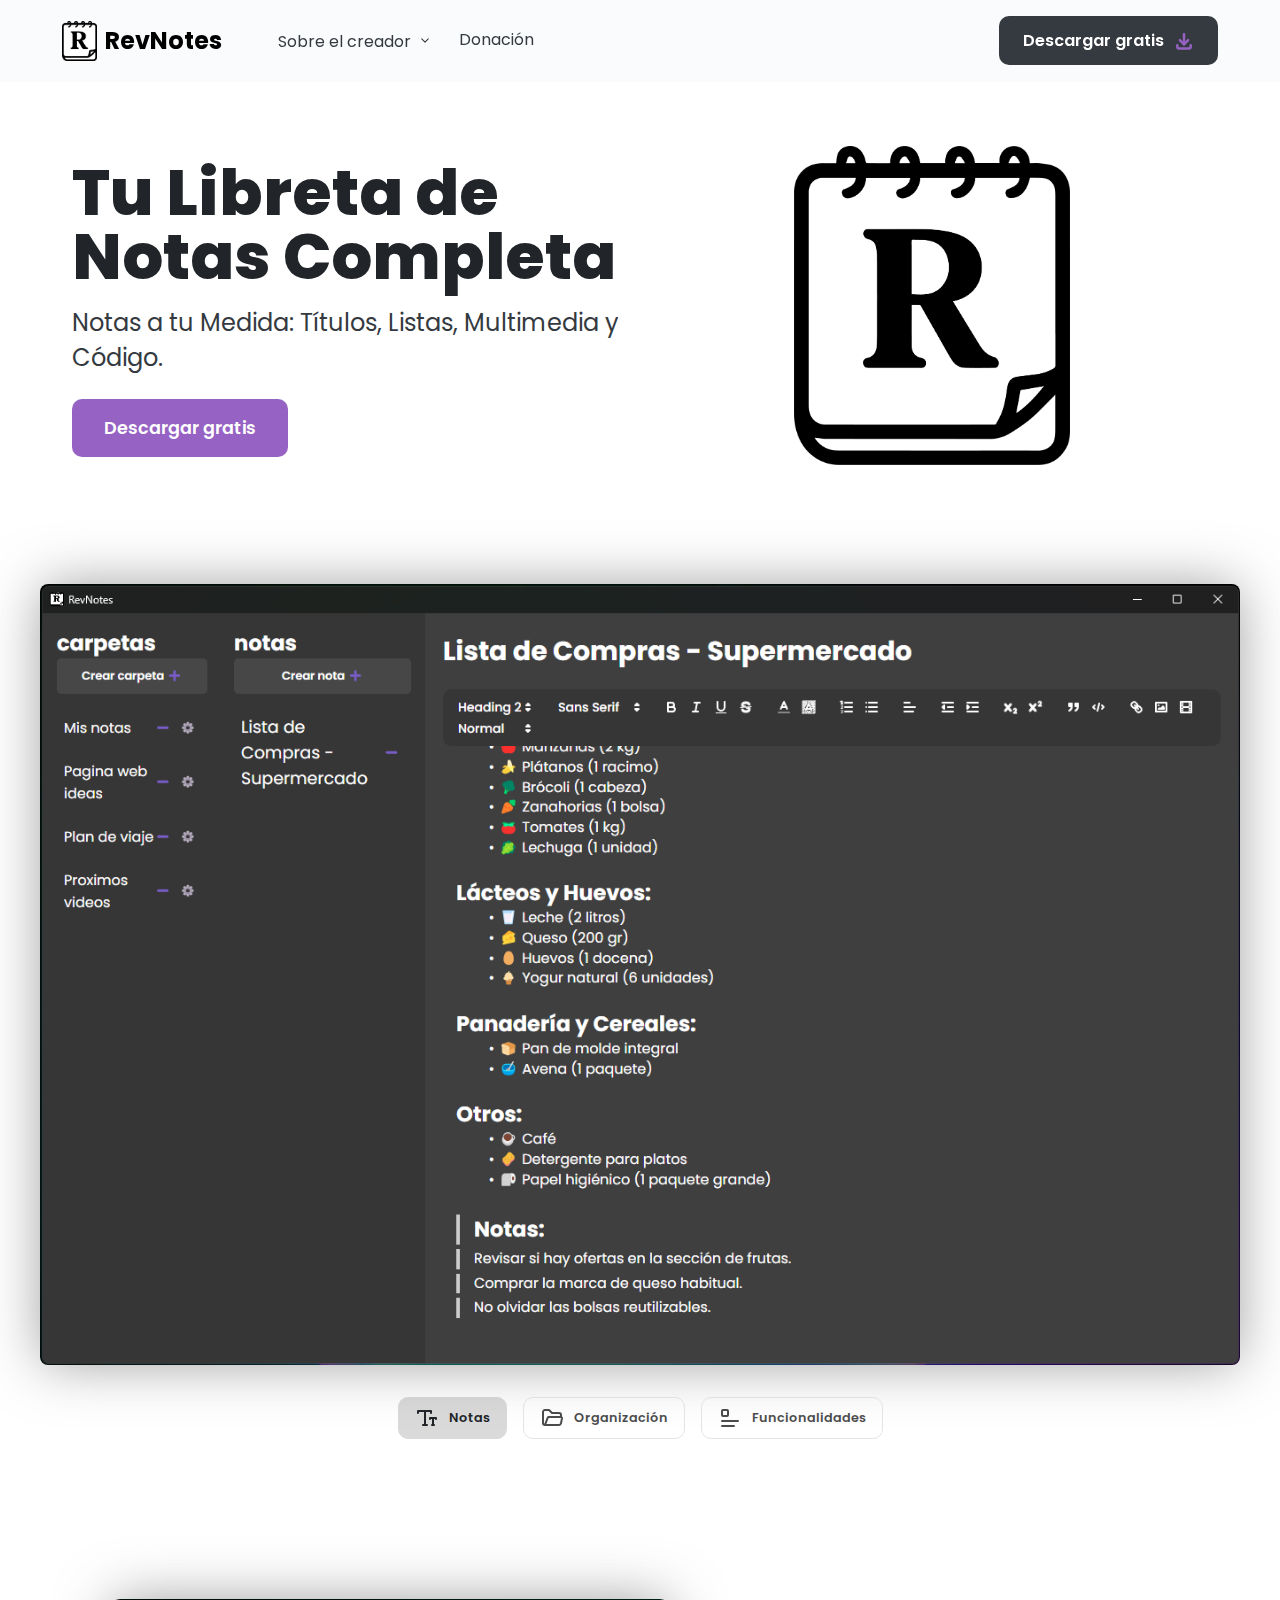
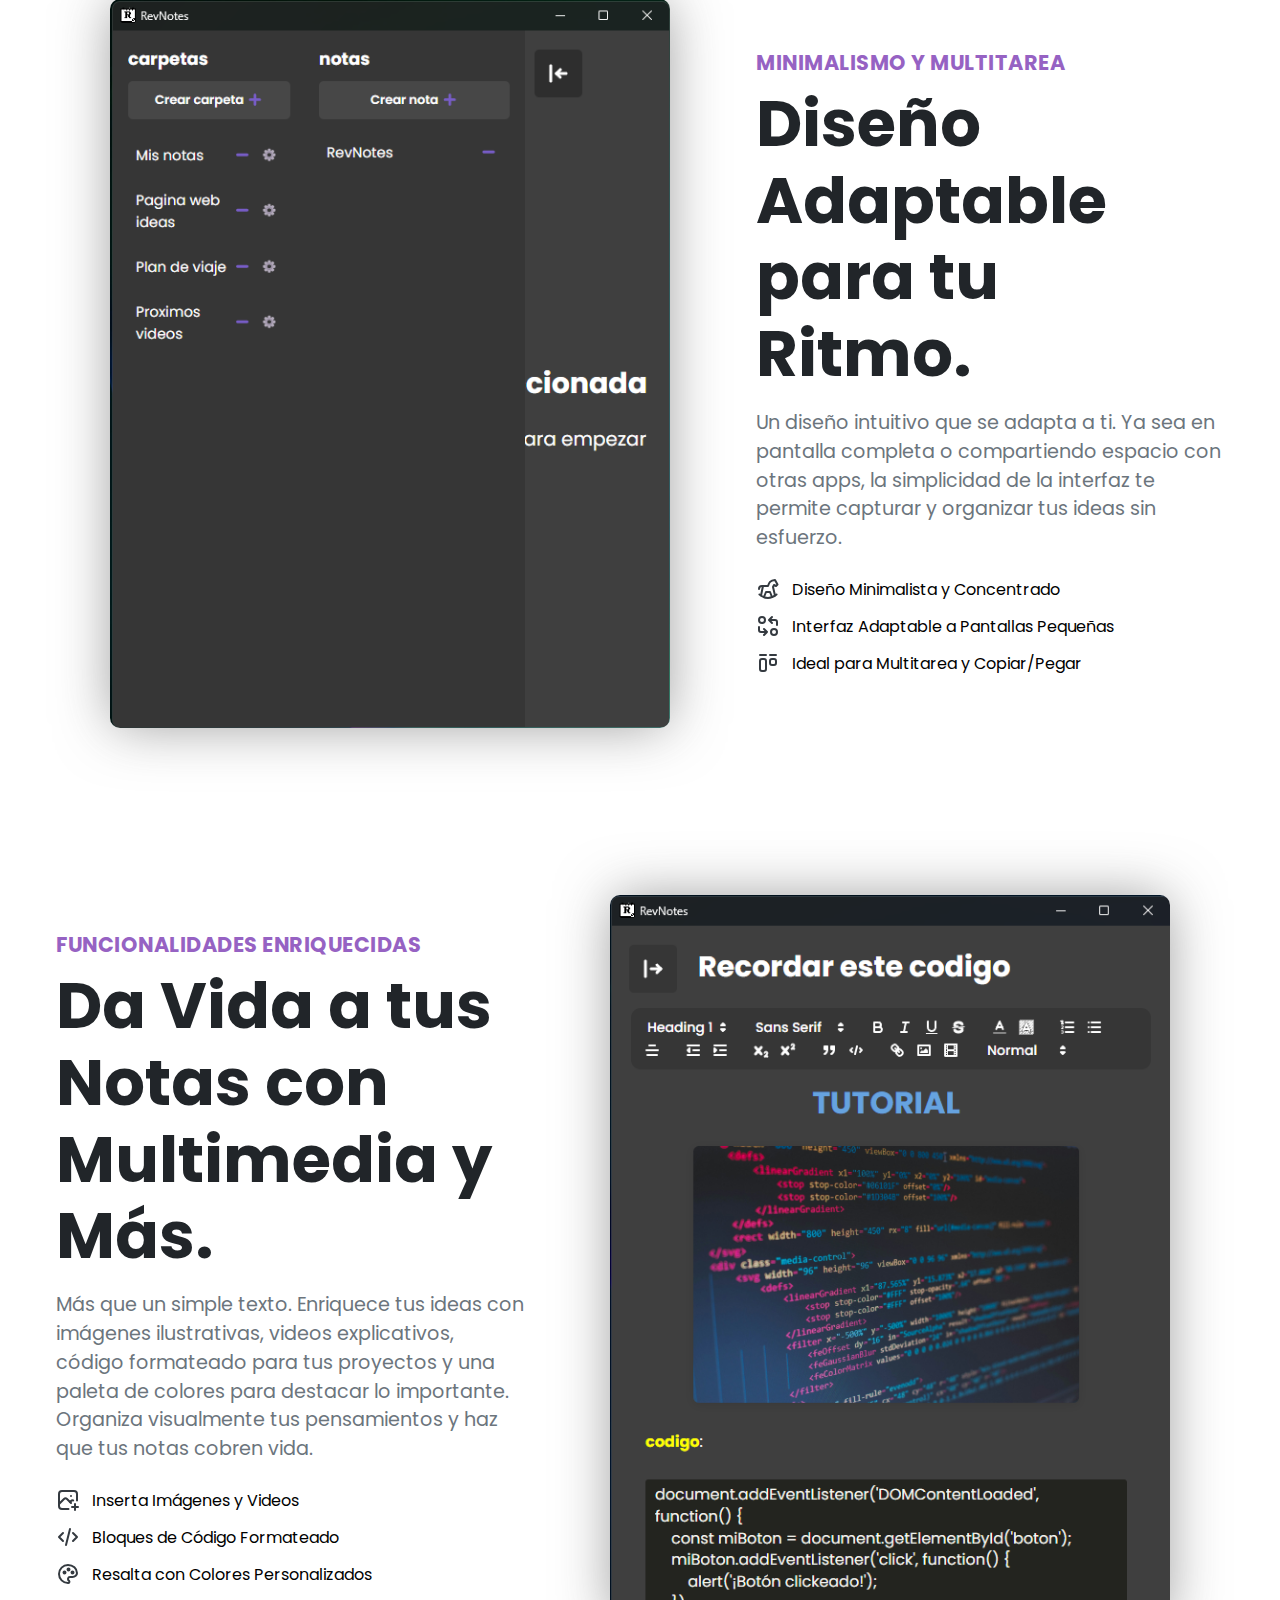
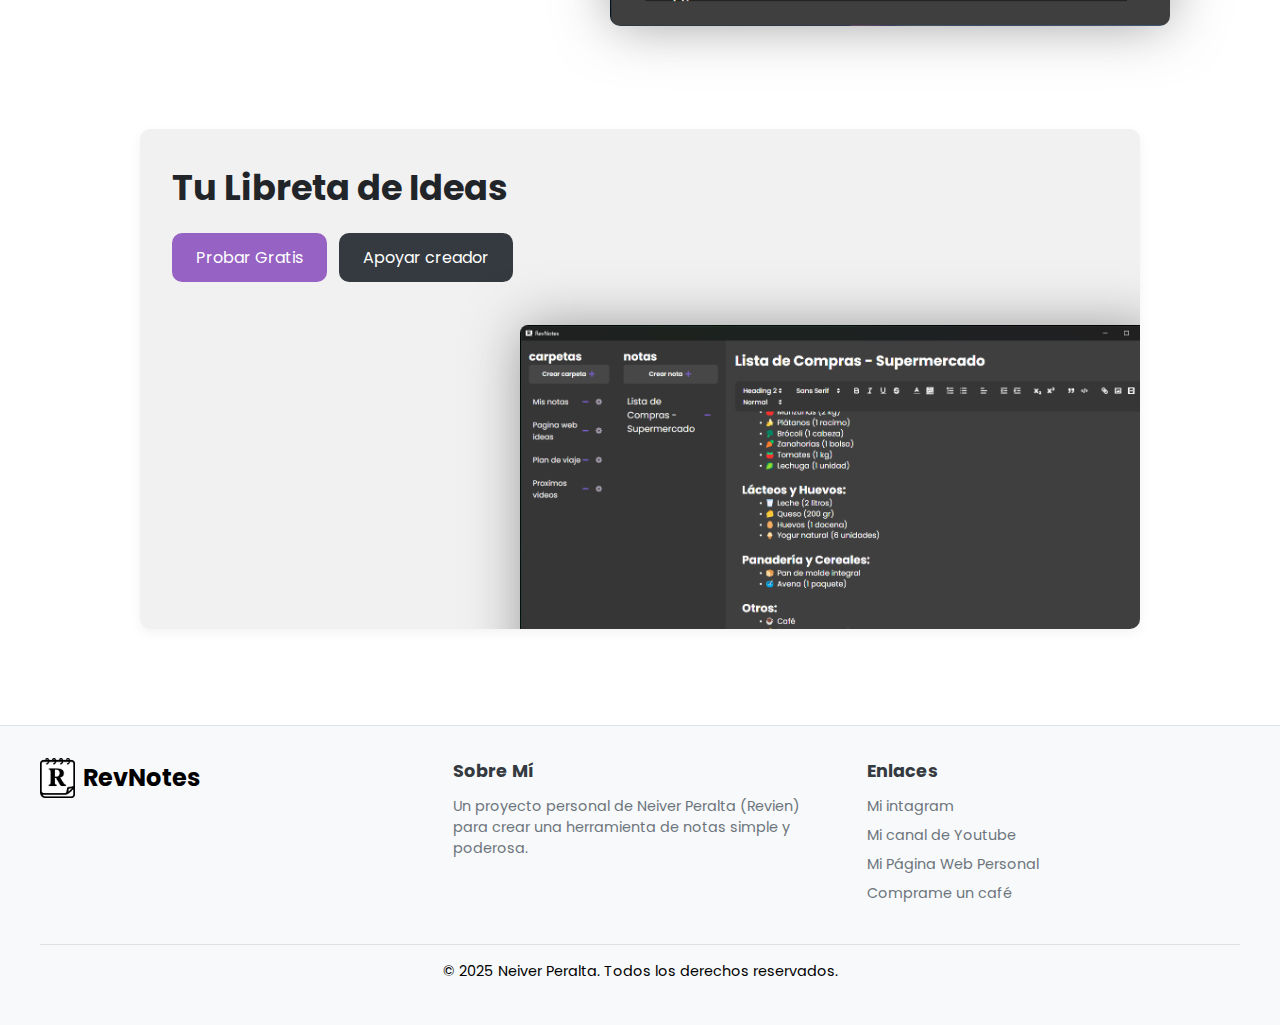
<file: index.html>
<!DOCTYPE html>
<html lang="es">
<head>
    <meta charset="UTF-8">
    <meta name="viewport" content="width=device-width, initial-scale=1.0">
    <title>RevNotes</title>
    <link rel="icon" href="./img/RevNotes-Logo_sin-fondo_.ico" type="image/x-icon">

    <meta name="description" content="Tu Libreta de Ideas es la forma más sencilla y poderosa de tomar notas, organizar tus pensamientos con carpetas, enriquecer tus textos con multimedia y código. ¡Descarga la app hoy!">
    <meta name="keywords" content="bloc de notas, notas, organizar, productividad, minimalista, multimedia, código, android, ios, windows, mac, descargar">
    <meta name="author" content="[Tu Nombre o Nombre de tu Proyecto]">
    <meta http-equiv="Cache-Control" content="no-cache, no-store, must-revalidate">
    <meta http-equiv="Pragma" content="no-cache">
    <meta http-equiv="Expires" content="0">

    <link rel="stylesheet" href="style.css">
    <link rel="preconnect" href="https://fonts.googleapis.com">
    <link rel="preconnect" href="https://fonts.gstatic.com" crossorigin>
    <link href="https://fonts.googleapis.com/css2?family=Poppins:ital,wght@0,100;0,200;0,300;0,400;0,500;0,600;0,700;0,800;0,900;1,100;1,200;1,300;1,400;1,500;1,600;1,700;1,800;1,900&display=swap" rel="stylesheet">
    
</head>
<body>
    <header>
        <nav id="nav">
            <div class="left-nav">
                <div class="logo">
                    <img src="./img/RevNotes-Logo(sin fondo).png" alt="Logo de la App">
                    <span>RevNotes</span>
                </div>
                <ul class="menu">
                    <li class="dropdown">
                        <a href="#">Sobre el creador <svg xmlns="http://www.w3.org/2000/svg" viewBox="0 0 24 24" fill="none" stroke="currentColor" stroke-linecap="round" stroke-linejoin="round" width="20" height="20" stroke-width="2">
                            <path d="M6 9l6 6l6 -6"></path>
                          </svg></a>
                          <ul class="dropdown-content">
                            <li><a target="_blank" href="https://neiverperalta.vercel.app/">Sitio web</a></li>
                            <li><a target="_blank" href="https://www.instagram.com/revienmaker?utm_source=ig_web_button_share_sheet&igsh=ZDNlZDc0MzIxNw==">Instagram</a></li>
                            <li><a target="_blank" href="https://youtube.com/@revienmaker?si=BjEQUrR9LJhIRxnA">Youtube</a></li>
                        </ul>
                    </li>
                    <li><a target="_blank" href="https://buymeacoffee.com/neiverperalta">Donación</a></li>
                </ul>
            </div>
            <div class="right-nav">
                <a href="https://github.com/RevienMaker/RevNotes-Desktop/releases/download/new/RevNotes.Setup.1.0.5.exe">
                    <button class="download-btn descarga-gratis">
                        Descargar gratis
                        <svg xmlns="http://www.w3.org/2000/svg" viewBox="0 0 24 24" fill="none" stroke="currentColor" stroke-linecap="round" stroke-linejoin="round" width="20" height="20" stroke-width="3">
                            <path d="M4 17v2a2 2 0 0 0 2 2h12a2 2 0 0 0 2 -2v-2"></path>
                            <path d="M7 11l5 5l5 -5"></path>
                            <path d="M12 4l0 12"></path>
                          </svg>
                    </button>
                </a>
            </div>
        </nav>
    </header>

    <section id="hero" class="hero">
        <div class="hero-content">
            <h1>Tu Libreta de Notas Completa</h1>
            <p>Notas a tu Medida: Títulos, Listas, Multimedia y Código.</p>
            <a href="https://github.com/RevienMaker/RevNotes-Desktop/releases/download/new/RevNotes.Setup.1.0.5.exe">
                <button class="download-btn primary">Descargar gratis</button>
            </a>
        </div>
        <div class="hero-image">
            <img src="./img/RevNotes-Logo(sin fondo).png" alt="Logo de la App">
        </div>
    </section>

    <section class="carousel-section">
        <div class="carousel-container">
            <div class="carousel">
                <img src="./img/ImagenTexto.png" alt="Captura de pantalla 1">
                <img src="./img/OrdenImagen.png" alt="Captura de pantalla 2">
                <img src="./img/FuncionesImagen.png" alt="Captura de pantalla 3">
            </div>
        </div>
            <div class="carousel-navigation">
                <button class="nav-btn" data-index="0">
                    <svg xmlns="http://www.w3.org/2000/svg" viewBox="0 0 24 24" fill="none" stroke="currentColor" stroke-linecap="round" stroke-linejoin="round" width="24" height="24" stroke-width="2">
                        <path d="M3 7v-2h13v2"></path>
                        <path d="M10 5v14"></path>
                        <path d="M12 19h-4"></path>
                        <path d="M15 13v-1h6v1"></path>
                        <path d="M18 12v7"></path>
                        <path d="M17 19h2"></path>
                      </svg>
                    <span>Notas</span>
                </button>
                <button class="nav-btn" data-index="1">
                    <svg xmlns="http://www.w3.org/2000/svg" viewBox="0 0 24 24" fill="none" stroke="currentColor" stroke-linecap="round" stroke-linejoin="round" width="24" height="24" stroke-width="2">
                        <path d="M5 19l2.757 -7.351a1 1 0 0 1 .936 -.649h12.307a1 1 0 0 1 .986 1.164l-.996 5.211a2 2 0 0 1 -1.964 1.625h-14.026a2 2 0 0 1 -2 -2v-11a2 2 0 0 1 2 -2h4l3 3h7a2 2 0 0 1 2 2v2"></path>
                      </svg>
                    <span>Organización</span>
                </button>
                <button class="nav-btn" data-index="2">
                    <svg xmlns="http://www.w3.org/2000/svg" viewBox="0 0 24 24" fill="none" stroke="currentColor" stroke-linecap="round" stroke-linejoin="round" width="24" height="24" stroke-width="2">
                        <path d="M4 15h16"></path>
                        <path d="M4 4m0 1a1 1 0 0 1 1 -1h4a1 1 0 0 1 1 1v4a1 1 0 0 1 -1 1h-4a1 1 0 0 1 -1 -1z"></path>
                        <path d="M4 20h12"></path>
                    </svg>
                    <span>Funcionalidades</span>
                </button>
            </div>
    </section>

    <section class="feature-section minimalist-section">
        <div class="feature-image">
            <img src="./img/Minimalismo.png" alt="Aplicación minimalista en un dispositivo pequeño">
        </div>
        <div class="feature-content">
            <span class="feature-tag">MINIMALISMO Y MULTITAREA</span>
            <h2 class="feature-title">Diseño Adaptable para tu Ritmo.</h2>
            <p class="feature-description">
                Un diseño intuitivo que se adapta a ti. Ya sea en pantalla completa o compartiendo espacio con otras apps, la simplicidad de la interfaz te permite capturar y organizar tus ideas sin esfuerzo.
            </p>
            <ul class="feature-list">
                <li>
                    <svg class="feature-icon" xmlns="http://www.w3.org/2000/svg" viewBox="0 0 24 24" fill="none" stroke="currentColor" stroke-linecap="round" stroke-linejoin="round" width="24" height="24" stroke-width="2">
                        <path d="M3.5 17.5c5.667 4.667 11.333 4.667 17 0"></path>
                        <path d="M19 18.5l-2 -8.5l1 -2l2 1l1.5 -1.5l-2.5 -4.5c-5.052 .218 -5.99 3.133 -7 6h-6a3 3 0 0 0 -3 3"></path>
                        <path d="M5 18.5l2 -9.5"></path>
                        <path d="M8 20l2 -5h4l2 5"></path>
                      </svg>
                    <span>Diseño Minimalista y Concentrado</span>
                </li>
                <li>
                    <svg class="feature-icon" xmlns="http://www.w3.org/2000/svg" viewBox="0 0 24 24" fill="none" stroke="currentColor" stroke-linecap="round" stroke-linejoin="round" width="24" height="24" stroke-width="2">
                        <path d="M3 6a3 3 0 1 0 6 0a3 3 0 0 0 -6 0"></path>
                        <path d="M21 11v-3a2 2 0 0 0 -2 -2h-6l3 3m0 -6l-3 3"></path>
                        <path d="M3 13v3a2 2 0 0 0 2 2h6l-3 -3m0 6l3 -3"></path>
                        <path d="M15 18a3 3 0 1 0 6 0a3 3 0 0 0 -6 0"></path>
                      </svg>
                    <span>Interfaz Adaptable a Pantallas Pequeñas</span>
                </li>
                <li>
                    <svg class="feature-icon" xmlns="http://www.w3.org/2000/svg" viewBox="0 0 24 24" fill="none" stroke="currentColor" stroke-linecap="round" stroke-linejoin="round" width="24" height="24" stroke-width="2">
                        <path d="M4 4l6 0"></path>
                        <path d="M14 4l6 0"></path>
                        <path d="M4 8m0 2a2 2 0 0 1 2 -2h2a2 2 0 0 1 2 2v8a2 2 0 0 1 -2 2h-2a2 2 0 0 1 -2 -2z"></path>
                        <path d="M14 8m0 2a2 2 0 0 1 2 -2h2a2 2 0 0 1 2 2v2a2 2 0 0 1 -2 2h-2a2 2 0 0 1 -2 -2z"></path>
                      </svg>
                    <span>Ideal para Multitarea y Copiar/Pegar</span>
                </li>
            </ul>
        </div>
    </section>

    <section class="feature-section rich-features-section">
        <div class="feature-content">
            <span class="feature-tag">FUNCIONALIDADES ENRIQUECIDAS</span>
            <h2 class="feature-title">Da Vida a tus Notas con Multimedia y Más.</h2>
            <p class="feature-description">
                Más que un simple texto. Enriquece tus ideas con imágenes ilustrativas, videos explicativos, código formateado para tus proyectos y una paleta de colores para destacar lo importante. Organiza visualmente tus pensamientos y haz que tus notas cobren vida.
            </p>
            <ul class="feature-list">
                <li>
                    <svg class="feature-icon" xmlns="http://www.w3.org/2000/svg" viewBox="0 0 24 24" fill="none" stroke="currentColor" stroke-linecap="round" stroke-linejoin="round" width="24" height="24" stroke-width="2">
                        <path d="M15 8h.01"></path>
                        <path d="M12.5 21h-6.5a3 3 0 0 1 -3 -3v-12a3 3 0 0 1 3 -3h12a3 3 0 0 1 3 3v6.5"></path>
                        <path d="M3 16l5 -5c.928 -.893 2.072 -.893 3 0l4 4"></path>
                        <path d="M14 14l1 -1c.67 -.644 1.45 -.824 2.182 -.54"></path>
                        <path d="M16 19h6"></path>
                        <path d="M19 16v6"></path>
                      </svg>
                    <span>Inserta Imágenes y Videos</span>
                </li>
                <li>
                    <svg class="feature-icon" xmlns="http://www.w3.org/2000/svg" viewBox="0 0 24 24" fill="none" stroke="currentColor" stroke-linecap="round" stroke-linejoin="round" width="24" height="24" stroke-width="2">
                        <path d="M7 8l-4 4l4 4"></path>
                        <path d="M17 8l4 4l-4 4"></path>
                        <path d="M14 4l-4 16"></path>
                      </svg>
                    <span>Bloques de Código Formateado</span>
                </li>
                <li>
                    <svg class="feature-icon" xmlns="http://www.w3.org/2000/svg" viewBox="0 0 24 24" fill="none" stroke="currentColor" stroke-linecap="round" stroke-linejoin="round" width="24" height="24" stroke-width="2">
                        <path d="M12 21a9 9 0 0 1 0 -18c4.97 0 9 3.582 9 8c0 1.06 -.474 2.078 -1.318 2.828c-.844 .75 -1.989 1.172 -3.182 1.172h-2.5a2 2 0 0 0 -1 3.75a1.3 1.3 0 0 1 -1 2.25"></path>
                        <path d="M8.5 10.5m-1 0a1 1 0 1 0 2 0a1 1 0 1 0 -2 0"></path>
                        <path d="M12.5 7.5m-1 0a1 1 0 1 0 2 0a1 1 0 1 0 -2 0"></path>
                        <path d="M16.5 10.5m-1 0a1 1 0 1 0 2 0a1 1 0 1 0 -2 0"></path>
                      </svg>
                    <span>Resalta con Colores Personalizados</span>
                </li>
            </ul>
        </div>
        <div class="feature-image">
            <img src="./img/Codigo.png" alt="Aplicación mostrando imágenes, código y texto con colores">
        </div>
    </section>

    <section class="get-started-single image-bottom-left">
        <div class="app-info">
            <h3>Tu Libreta de Ideas</h3>
            <div class="buttons">
                <button class="try-free-btn"><a href="https://github.com/RevienMaker/RevNotes-Desktop/releases/download/new/RevNotes.Setup.1.0.5.exe">Probar Gratis</a></button>
                <button class="download-btn apoyo">
                    <a target="_blank" href="https://buymeacoffee.com/neiverperalta">Apoyar creador</a>
                    
                </button>
            </div>
        </div>
        <div class="app-image">
            <img src="./img/ImagenTexto.png" alt="Captura de pantalla de la app en PC">
        </div>
    </section>

    <footer>
        <div class="footer-content">
            <div class="footer-section social">
                <a href="#hero">
                    <div class="logo">
                        <img src="./img/RevNotes-Logo(sin fondo).png" alt="Logo de la App">
                        <span>RevNotes</span>
                    </div>
                </a>
            </div>
            <div class="footer-section about-me">
                <h3>Sobre Mí</h3>
                <p>Un proyecto personal de Neiver Peralta (Revien) para crear una herramienta de notas simple y poderosa.</p>
            </div>
            <div class="footer-section links">
                <h3>Enlaces</h3>
                <ul>
                    <li><a target="_blank" href="https://www.instagram.com/revienmaker?utm_source=ig_web_button_share_sheet&igsh=ZDNlZDc0MzIxNw==">Mi intagram</a></li>
                    <li><a target="_blank" href="https://youtube.com/@revienmaker?si=BjEQUrR9LJhIRxnA">Mi canal de Youtube</a></li>
                    <li><a target="_blank" href="https://neiverperalta.vercel.app/" target="_blank" rel="noopener noreferrer">Mi Página Web Personal</a></li>
                    <li><a target="_blank" href="https://buymeacoffee.com/neiverperalta" target="_blank" rel="noopener noreferrer">Comprame un café</a></li>
                </ul>
            </div>
        </div>
        <div class="footer-bottom">
            <p>&copy; 2025 Neiver Peralta. Todos los derechos reservados.</p>
        </div>
    </footer>

</body>
    <script>
        const carousel = document.querySelector('.carousel');
        const navButtons = document.querySelectorAll('.nav-btn');
        const images = document.querySelectorAll('.carousel img');
        let currentIndex = 0;
        const intervalTime = 4000; // Intervalo en milisegundos (4 segundos)
        let intervalId;

        function goToSlide(index) {
            carousel.style.transform = `translateX(-${index * 100}%)`;
            currentIndex = index;
            updateNavButtons(); // Llamamos a la función para actualizar el estado de los botones
        }

        function updateNavButtons() {
            navButtons.forEach((button, index) => {
                button.classList.remove('active'); // Removemos la clase 'active' de todos los botones
                if (index === currentIndex) {
                    button.classList.add('active'); // Añadimos la clase 'active' al botón correspondiente al slide actual
                }
            });
        }

        function nextSlide() {
            currentIndex = (currentIndex + 1) % images.length;
            goToSlide(currentIndex);
        }

        function startCarousel() {
            intervalId = setInterval(nextSlide, intervalTime);
        }

        function stopCarousel() {
            clearInterval(intervalId);
        }

        navButtons.forEach(button => {
            button.addEventListener('click', () => {
                const index = parseInt(button.getAttribute('data-index'));
                goToSlide(index);
                stopCarousel();
                startCarousel();
            });
        });

        // Inicializar el primer slide como activo
        updateNavButtons();
        startCarousel();

        // Navegacion----------------------------------------------------------------------------------------------------

        const headerNav = document.getElementById('nav');

        function checkScroll() {
            if (window.scrollY > 0) {
                headerNav.style.borderBottomColor = '#dbd7d7'; /* Color del borde cuando se hace scroll */
            } else {
                headerNav.style.borderBottomColor = 'transparent'; /* Borde transparente en la parte superior */
            }
        }

        // Ejecutar la función al cargar la página por si ya hay un poco de scroll
        checkScroll();

        // Ejecutar la función cada vez que se haga scroll
        window.addEventListener('scroll', checkScroll);
    </script>
</html>
</file>
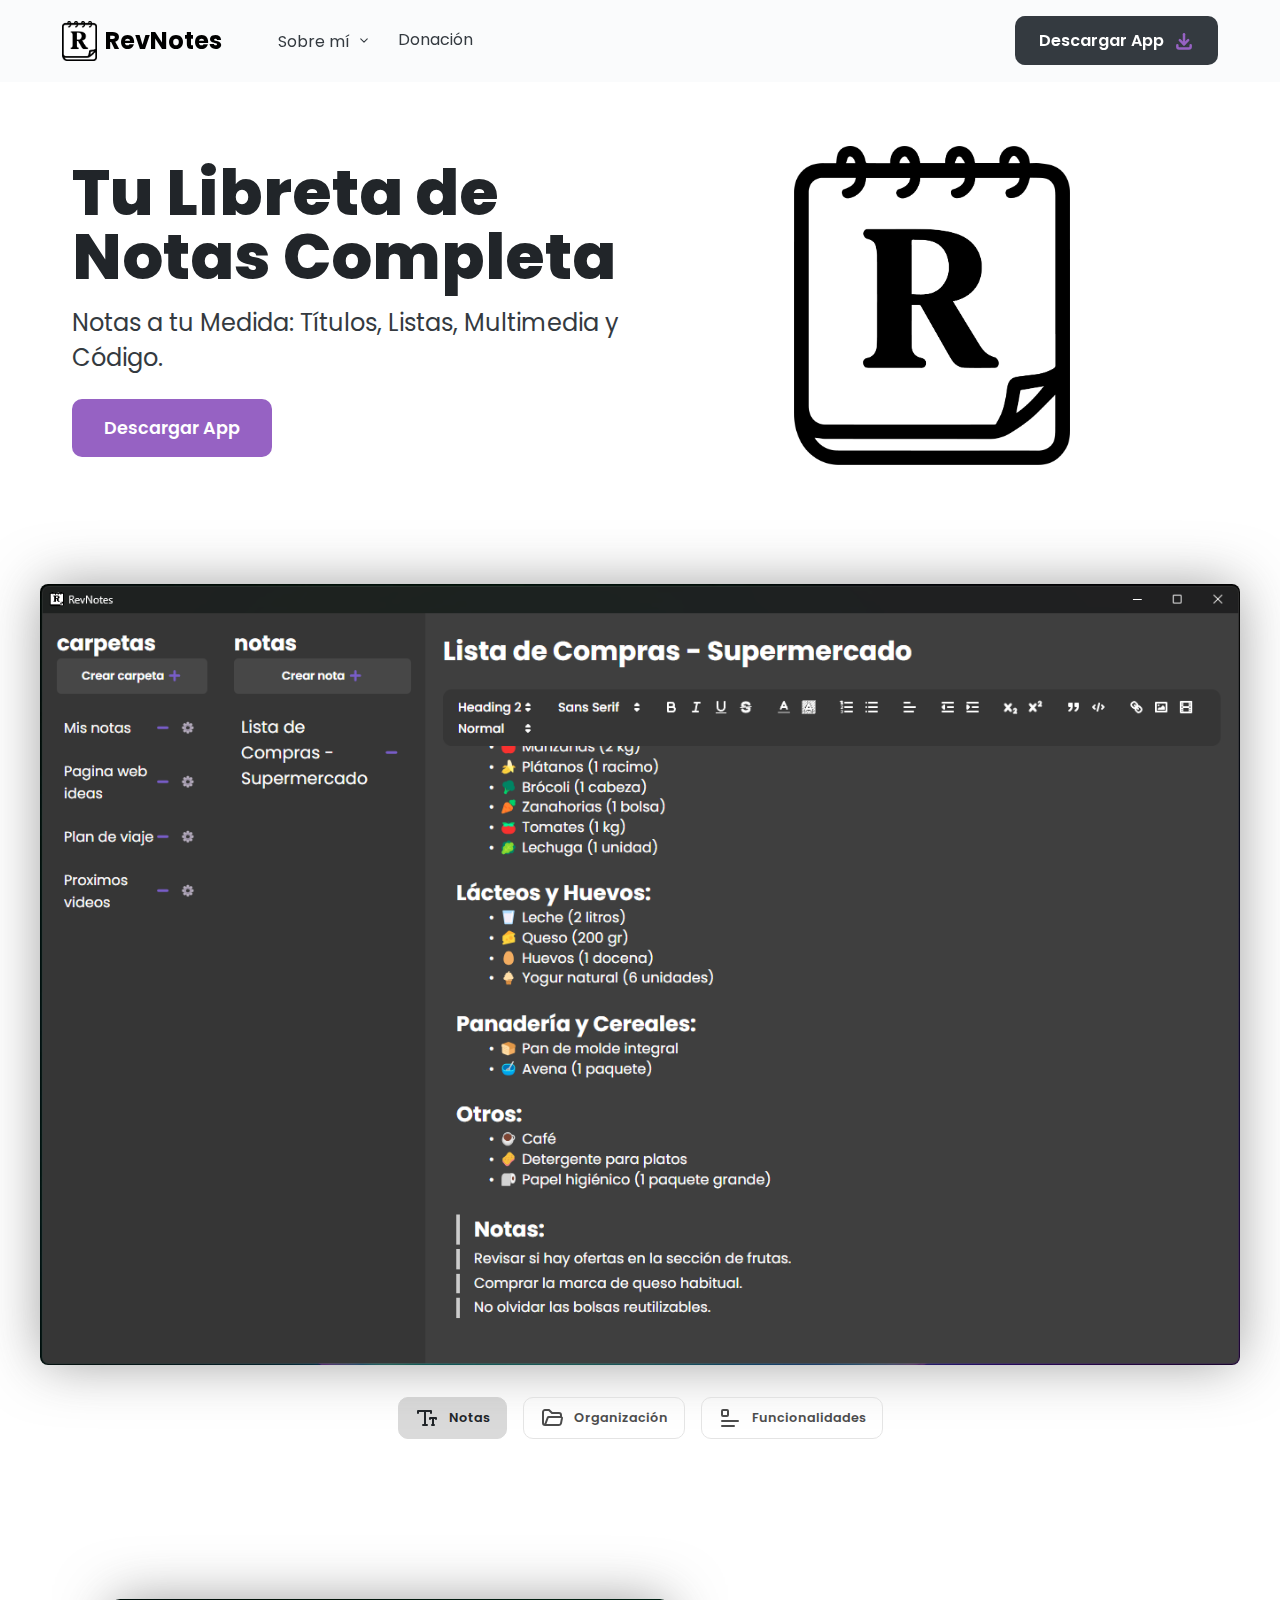
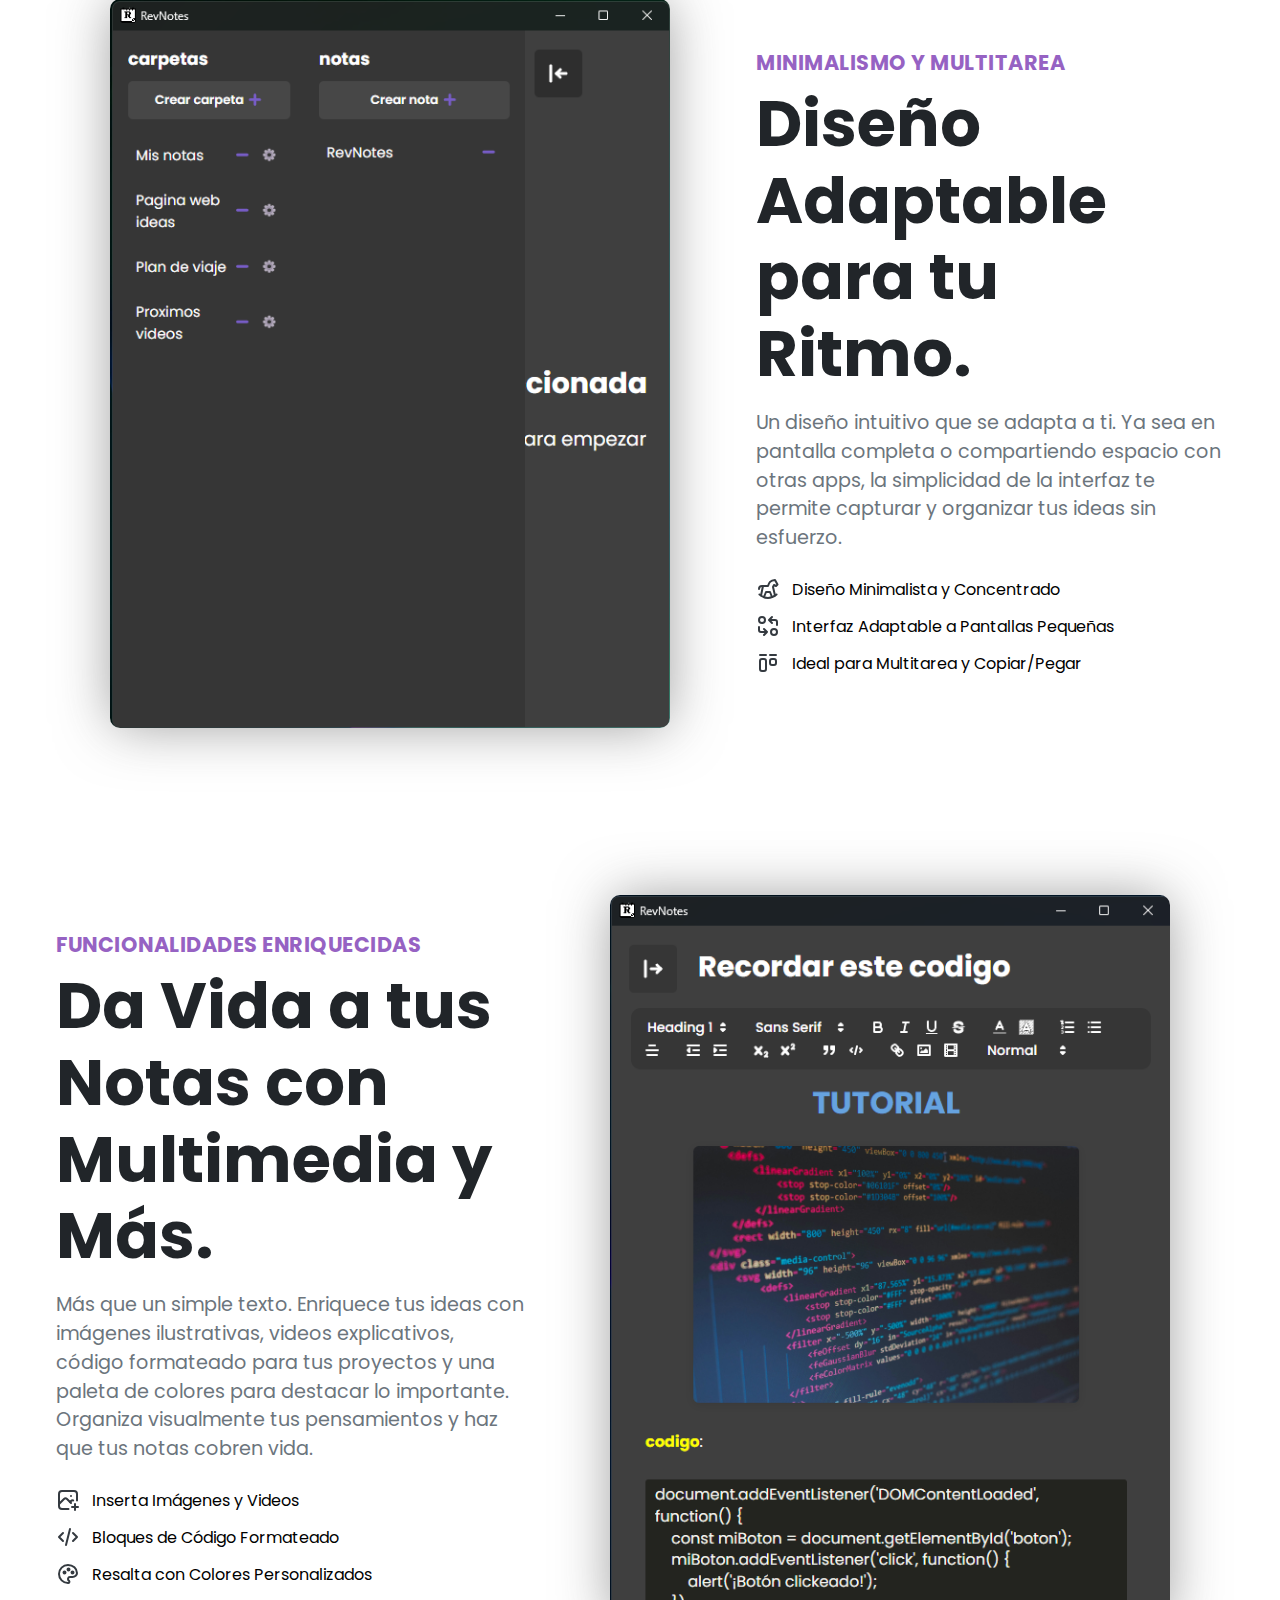
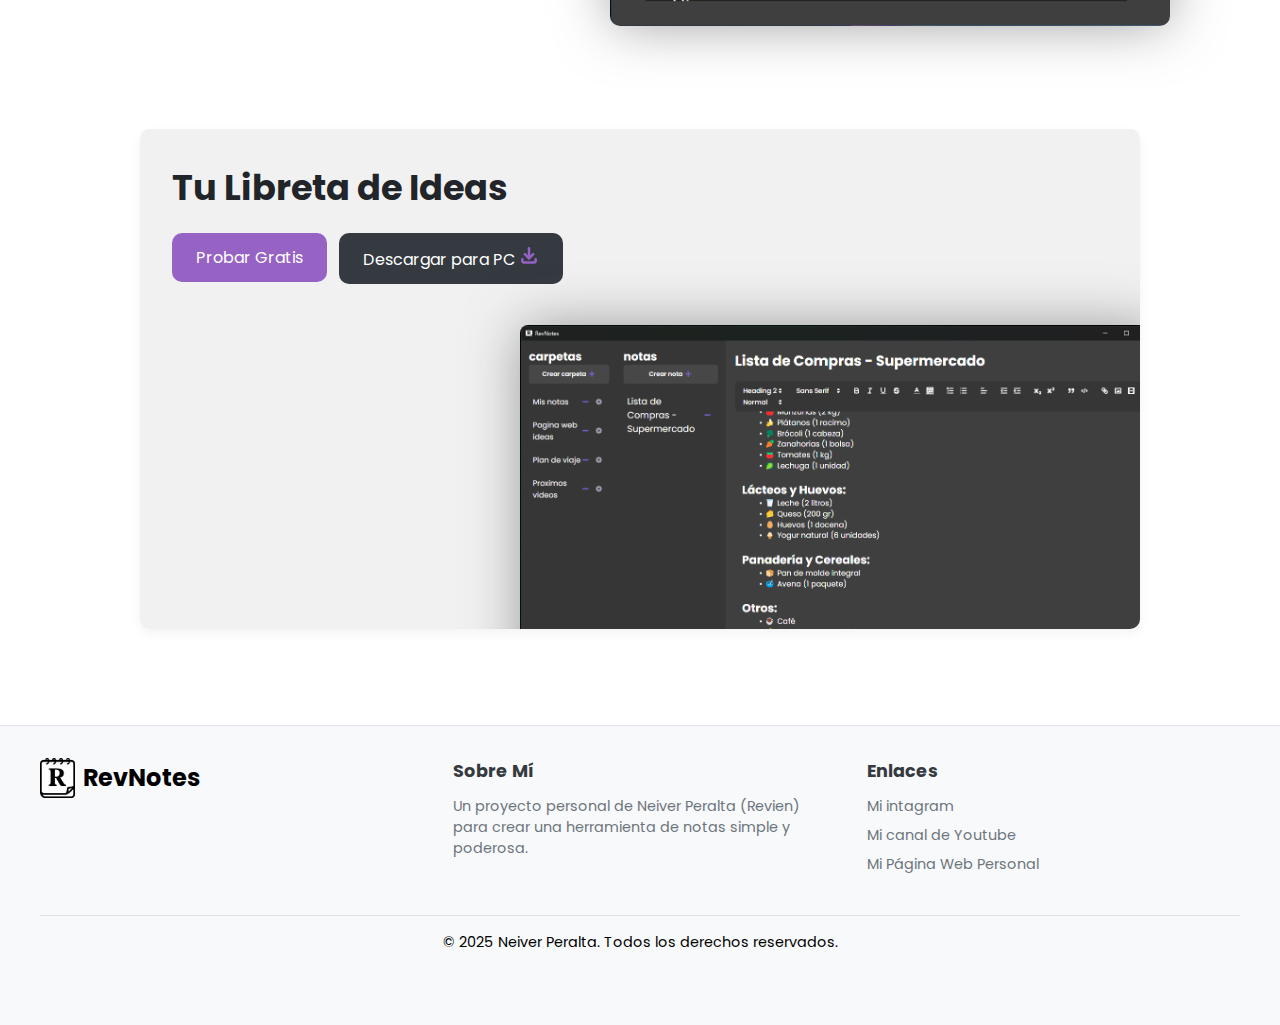
<file: html.html>
<!DOCTYPE html>
<html lang="es">
<head>
    <meta charset="UTF-8">
    <meta name="viewport" content="width=device-width, initial-scale=1.0">
    <title>RevNotes</title>
    <link rel="stylesheet" href="style.css">
    <link rel="preconnect" href="https://fonts.googleapis.com">
    <link rel="preconnect" href="https://fonts.gstatic.com" crossorigin>
    <link href="https://fonts.googleapis.com/css2?family=Poppins:ital,wght@0,100;0,200;0,300;0,400;0,500;0,600;0,700;0,800;0,900;1,100;1,200;1,300;1,400;1,500;1,600;1,700;1,800;1,900&display=swap" rel="stylesheet">
    
</head>
<body>
    <header>
        <nav id="nav">
            <div class="left-nav">
                <div class="logo">
                    <img src="./img/RevNotes-Logo(sin fondo).png" alt="Logo de la App">
                    <span>RevNotes</span>
                </div>
                <ul class="menu">
                    <li class="dropdown">
                        <a href="#">Sobre mí <svg xmlns="http://www.w3.org/2000/svg" viewBox="0 0 24 24" fill="none" stroke="currentColor" stroke-linecap="round" stroke-linejoin="round" width="20" height="20" stroke-width="2">
                            <path d="M6 9l6 6l6 -6"></path>
                          </svg></a>
                          <ul class="dropdown-content">
                            <li><a href="https://neiverperalta.vercel.app/">Sitio web</a></li>
                            <li><a href="https://www.instagram.com/revienmaker?utm_source=ig_web_button_share_sheet&igsh=ZDNlZDc0MzIxNw==">Instagram</a></li>
                            <li><a href="https://youtube.com/@revienmaker?si=BjEQUrR9LJhIRxnA">Youtube</a></li>
                        </ul>
                    </li>
                    <li><a href="#">Donación</a></li>
                </ul>
            </div>
            <div class="right-nav">
                <a href="https://github.com/RevienMaker/RevNotes-Desktop/releases/download/new/RevNotes.Setup.1.0.0.exe">
                    <button class="download-btn">
                        Descargar App
                        <svg xmlns="http://www.w3.org/2000/svg" viewBox="0 0 24 24" fill="none" stroke="currentColor" stroke-linecap="round" stroke-linejoin="round" width="20" height="20" stroke-width="3">
                            <path d="M4 17v2a2 2 0 0 0 2 2h12a2 2 0 0 0 2 -2v-2"></path>
                            <path d="M7 11l5 5l5 -5"></path>
                            <path d="M12 4l0 12"></path>
                          </svg>
                    </button>
                </a>
            </div>
        </nav>
    </header>

    <section id="hero" class="hero">
        <div class="hero-content">
            <h1>Tu Libreta de Notas Completa</h1>
            <p>Notas a tu Medida: Títulos, Listas, Multimedia y Código.</p>
            <a href="https://github.com/RevienMaker/RevNotes-Desktop/releases/download/new/RevNotes.Setup.1.0.0.exe">
                <button class="download-btn primary">Descargar App</button>
            </a>
        </div>
        <div class="hero-image">
            <img src="./img/RevNotes-Logo(sin fondo).png" alt="Logo de la App">
        </div>
    </section>

    <section class="carousel-section">
        <div class="carousel-container">
            <div class="carousel">
                <img src="./img/ImagenTexto.png" alt="Captura de pantalla 1">
                <img src="./img/OrdenImagen.png" alt="Captura de pantalla 2">
                <img src="./img/FuncionesImagen.png" alt="Captura de pantalla 3">
            </div>
        </div>
            <div class="carousel-navigation">
                <button class="nav-btn" data-index="0">
                    <svg xmlns="http://www.w3.org/2000/svg" viewBox="0 0 24 24" fill="none" stroke="currentColor" stroke-linecap="round" stroke-linejoin="round" width="24" height="24" stroke-width="2">
                        <path d="M3 7v-2h13v2"></path>
                        <path d="M10 5v14"></path>
                        <path d="M12 19h-4"></path>
                        <path d="M15 13v-1h6v1"></path>
                        <path d="M18 12v7"></path>
                        <path d="M17 19h2"></path>
                      </svg>
                    <span>Notas</span>
                </button>
                <button class="nav-btn" data-index="1">
                    <svg xmlns="http://www.w3.org/2000/svg" viewBox="0 0 24 24" fill="none" stroke="currentColor" stroke-linecap="round" stroke-linejoin="round" width="24" height="24" stroke-width="2">
                        <path d="M5 19l2.757 -7.351a1 1 0 0 1 .936 -.649h12.307a1 1 0 0 1 .986 1.164l-.996 5.211a2 2 0 0 1 -1.964 1.625h-14.026a2 2 0 0 1 -2 -2v-11a2 2 0 0 1 2 -2h4l3 3h7a2 2 0 0 1 2 2v2"></path>
                      </svg>
                    <span>Organización</span>
                </button>
                <button class="nav-btn" data-index="2">
                    <svg xmlns="http://www.w3.org/2000/svg" viewBox="0 0 24 24" fill="none" stroke="currentColor" stroke-linecap="round" stroke-linejoin="round" width="24" height="24" stroke-width="2">
                        <path d="M4 15h16"></path>
                        <path d="M4 4m0 1a1 1 0 0 1 1 -1h4a1 1 0 0 1 1 1v4a1 1 0 0 1 -1 1h-4a1 1 0 0 1 -1 -1z"></path>
                        <path d="M4 20h12"></path>
                    </svg>
                    <span>Funcionalidades</span>
                </button>
            </div>
    </section>

    <section class="feature-section minimalist-section">
        <div class="feature-image">
            <img src="./img/Minimalismo.png" alt="Aplicación minimalista en un dispositivo pequeño">
        </div>
        <div class="feature-content">
            <span class="feature-tag">MINIMALISMO Y MULTITAREA</span>
            <h2 class="feature-title">Diseño Adaptable para tu Ritmo.</h2>
            <p class="feature-description">
                Un diseño intuitivo que se adapta a ti. Ya sea en pantalla completa o compartiendo espacio con otras apps, la simplicidad de la interfaz te permite capturar y organizar tus ideas sin esfuerzo.
            </p>
            <ul class="feature-list">
                <li>
                    <svg class="feature-icon" xmlns="http://www.w3.org/2000/svg" viewBox="0 0 24 24" fill="none" stroke="currentColor" stroke-linecap="round" stroke-linejoin="round" width="24" height="24" stroke-width="2">
                        <path d="M3.5 17.5c5.667 4.667 11.333 4.667 17 0"></path>
                        <path d="M19 18.5l-2 -8.5l1 -2l2 1l1.5 -1.5l-2.5 -4.5c-5.052 .218 -5.99 3.133 -7 6h-6a3 3 0 0 0 -3 3"></path>
                        <path d="M5 18.5l2 -9.5"></path>
                        <path d="M8 20l2 -5h4l2 5"></path>
                      </svg>
                    <span>Diseño Minimalista y Concentrado</span>
                </li>
                <li>
                    <svg class="feature-icon" xmlns="http://www.w3.org/2000/svg" viewBox="0 0 24 24" fill="none" stroke="currentColor" stroke-linecap="round" stroke-linejoin="round" width="24" height="24" stroke-width="2">
                        <path d="M3 6a3 3 0 1 0 6 0a3 3 0 0 0 -6 0"></path>
                        <path d="M21 11v-3a2 2 0 0 0 -2 -2h-6l3 3m0 -6l-3 3"></path>
                        <path d="M3 13v3a2 2 0 0 0 2 2h6l-3 -3m0 6l3 -3"></path>
                        <path d="M15 18a3 3 0 1 0 6 0a3 3 0 0 0 -6 0"></path>
                      </svg>
                    <span>Interfaz Adaptable a Pantallas Pequeñas</span>
                </li>
                <li>
                    <svg class="feature-icon" xmlns="http://www.w3.org/2000/svg" viewBox="0 0 24 24" fill="none" stroke="currentColor" stroke-linecap="round" stroke-linejoin="round" width="24" height="24" stroke-width="2">
                        <path d="M4 4l6 0"></path>
                        <path d="M14 4l6 0"></path>
                        <path d="M4 8m0 2a2 2 0 0 1 2 -2h2a2 2 0 0 1 2 2v8a2 2 0 0 1 -2 2h-2a2 2 0 0 1 -2 -2z"></path>
                        <path d="M14 8m0 2a2 2 0 0 1 2 -2h2a2 2 0 0 1 2 2v2a2 2 0 0 1 -2 2h-2a2 2 0 0 1 -2 -2z"></path>
                      </svg>
                    <span>Ideal para Multitarea y Copiar/Pegar</span>
                </li>
            </ul>
        </div>
    </section>

    <section class="feature-section rich-features-section">
        <div class="feature-content">
            <span class="feature-tag">FUNCIONALIDADES ENRIQUECIDAS</span>
            <h2 class="feature-title">Da Vida a tus Notas con Multimedia y Más.</h2>
            <p class="feature-description">
                Más que un simple texto. Enriquece tus ideas con imágenes ilustrativas, videos explicativos, código formateado para tus proyectos y una paleta de colores para destacar lo importante. Organiza visualmente tus pensamientos y haz que tus notas cobren vida.
            </p>
            <ul class="feature-list">
                <li>
                    <svg class="feature-icon" xmlns="http://www.w3.org/2000/svg" viewBox="0 0 24 24" fill="none" stroke="currentColor" stroke-linecap="round" stroke-linejoin="round" width="24" height="24" stroke-width="2">
                        <path d="M15 8h.01"></path>
                        <path d="M12.5 21h-6.5a3 3 0 0 1 -3 -3v-12a3 3 0 0 1 3 -3h12a3 3 0 0 1 3 3v6.5"></path>
                        <path d="M3 16l5 -5c.928 -.893 2.072 -.893 3 0l4 4"></path>
                        <path d="M14 14l1 -1c.67 -.644 1.45 -.824 2.182 -.54"></path>
                        <path d="M16 19h6"></path>
                        <path d="M19 16v6"></path>
                      </svg>
                    <span>Inserta Imágenes y Videos</span>
                </li>
                <li>
                    <svg class="feature-icon" xmlns="http://www.w3.org/2000/svg" viewBox="0 0 24 24" fill="none" stroke="currentColor" stroke-linecap="round" stroke-linejoin="round" width="24" height="24" stroke-width="2">
                        <path d="M7 8l-4 4l4 4"></path>
                        <path d="M17 8l4 4l-4 4"></path>
                        <path d="M14 4l-4 16"></path>
                      </svg>
                    <span>Bloques de Código Formateado</span>
                </li>
                <li>
                    <svg class="feature-icon" xmlns="http://www.w3.org/2000/svg" viewBox="0 0 24 24" fill="none" stroke="currentColor" stroke-linecap="round" stroke-linejoin="round" width="24" height="24" stroke-width="2">
                        <path d="M12 21a9 9 0 0 1 0 -18c4.97 0 9 3.582 9 8c0 1.06 -.474 2.078 -1.318 2.828c-.844 .75 -1.989 1.172 -3.182 1.172h-2.5a2 2 0 0 0 -1 3.75a1.3 1.3 0 0 1 -1 2.25"></path>
                        <path d="M8.5 10.5m-1 0a1 1 0 1 0 2 0a1 1 0 1 0 -2 0"></path>
                        <path d="M12.5 7.5m-1 0a1 1 0 1 0 2 0a1 1 0 1 0 -2 0"></path>
                        <path d="M16.5 10.5m-1 0a1 1 0 1 0 2 0a1 1 0 1 0 -2 0"></path>
                      </svg>
                    <span>Resalta con Colores Personalizados</span>
                </li>
            </ul>
        </div>
        <div class="feature-image">
            <img src="./img/Codigo.png" alt="Aplicación mostrando imágenes, código y texto con colores">
        </div>
    </section>

    <section class="get-started-single image-bottom-left">
        <div class="app-info">
            <h3>Tu Libreta de Ideas</h3>
            <div class="buttons">
                <button class="try-free-btn"><a href="#hero">Probar Gratis</a></button>
                <button class="download-btn">
                    <a href="https://github.com/RevienMaker/RevNotes-Desktop/releases/download/new/RevNotes.Setup.1.0.0.exe">Descargar para PC
                    <svg xmlns="http://www.w3.org/2000/svg" viewBox="0 0 24 24" fill="none" stroke="currentColor" stroke-linecap="round" stroke-linejoin="round" width="20" height="20" stroke-width="3">
                        <path d="M4 17v2a2 2 0 0 0 2 2h12a2 2 0 0 0 2 -2v-2"></path>
                        <path d="M7 11l5 5l5 -5"></path>
                        <path d="M12 4l0 12"></path>
                      </svg></a>
                    
                </button>
            </div>
        </div>
        <div class="app-image">
            <img src="./img/ImagenTexto.png" alt="Captura de pantalla de la app en PC">
        </div>
    </section>

    <footer>
        <div class="footer-content">
            <div class="footer-section social">
                <a href="#hero">
                    <div class="logo">
                        <img src="./img/RevNotes-Logo(sin fondo).png" alt="Logo de la App">
                        <span>RevNotes</span>
                    </div>
                </a>
            </div>
            <div class="footer-section about-me">
                <h3>Sobre Mí</h3>
                <p>Un proyecto personal de Neiver Peralta (Revien) para crear una herramienta de notas simple y poderosa.</p>
            </div>
            <div class="footer-section links">
                <h3>Enlaces</h3>
                <ul>
                    <li><a href="https://www.instagram.com/revienmaker?utm_source=ig_web_button_share_sheet&igsh=ZDNlZDc0MzIxNw==">Mi intagram</a></li>
                    <li><a href="https://youtube.com/@revienmaker?si=BjEQUrR9LJhIRxnA">Mi canal de Youtube</a></li>
                    <li><a href="https://neiverperalta.vercel.app/" target="_blank" rel="noopener noreferrer">Mi Página Web Personal</a></li>
                </ul>
            </div>
        </div>
        <div class="footer-bottom">
            <p>&copy; 2025 Neiver Peralta. Todos los derechos reservados.</p>
        </div>
    </footer>

</body>
    <script>
        const carousel = document.querySelector('.carousel');
        const navButtons = document.querySelectorAll('.nav-btn');
        const images = document.querySelectorAll('.carousel img');
        let currentIndex = 0;
        const intervalTime = 4000; // Intervalo en milisegundos (4 segundos)
        let intervalId;

        function goToSlide(index) {
            carousel.style.transform = `translateX(-${index * 100}%)`;
            currentIndex = index;
            updateNavButtons(); // Llamamos a la función para actualizar el estado de los botones
        }

        function updateNavButtons() {
            navButtons.forEach((button, index) => {
                button.classList.remove('active'); // Removemos la clase 'active' de todos los botones
                if (index === currentIndex) {
                    button.classList.add('active'); // Añadimos la clase 'active' al botón correspondiente al slide actual
                }
            });
        }

        function nextSlide() {
            currentIndex = (currentIndex + 1) % images.length;
            goToSlide(currentIndex);
        }

        function startCarousel() {
            intervalId = setInterval(nextSlide, intervalTime);
        }

        function stopCarousel() {
            clearInterval(intervalId);
        }

        navButtons.forEach(button => {
            button.addEventListener('click', () => {
                const index = parseInt(button.getAttribute('data-index'));
                goToSlide(index);
                stopCarousel();
                startCarousel();
            });
        });

        // Inicializar el primer slide como activo
        updateNavButtons();
        startCarousel();

        // Navegacion----------------------------------------------------------------------------------------------------

        const headerNav = document.getElementById('nav');

        function checkScroll() {
            if (window.scrollY > 0) {
                headerNav.style.borderBottomColor = '#dbd7d7'; /* Color del borde cuando se hace scroll */
            } else {
                headerNav.style.borderBottomColor = 'transparent'; /* Borde transparente en la parte superior */
            }
        }

        // Ejecutar la función al cargar la página por si ya hay un poco de scroll
        checkScroll();

        // Ejecutar la función cada vez que se haga scroll
        window.addEventListener('scroll', checkScroll);
    </script>
</html>
</file>
<file: style.css>
* {
    margin: 0;
    padding: 0;
    box-sizing: border-box; /* Incluye bordes y paddings dentro del ancho/alto */
    font-family: "Poppins", sans-serif;
    text-decoration: none;
}

html {
    scroll-behavior: smooth;
}

header {
    /* background-color: white; */
    padding: 1rem 2rem 0rem 2rem;

    position: sticky; /* Hacemos el header sticky */
    top: 0; /* Lo pegamos a la parte superior */
    z-index: 100; /* Aseguramos que esté por encima de otros elementos */

    background-color: rgba(248, 249, 250, 0.697); /* Fondo semitransparente como respaldo */
    backdrop-filter: blur(10px); /* Aplica el efecto de desenfoque */
    -webkit-backdrop-filter: blur(10px);
}

#nav {
    display: flex;
    justify-content: space-between; /* Esto separará los elementos hijos */
    align-items: center;
    width: 95%;
    height: 100%;
    margin: 0 auto;
    padding-bottom: 1rem;

    border-bottom: 1px solid transparent;
    transition: border-color 0.3s ease-in-out;
}

.left-nav {
    display: flex;
    align-items: center;
}

.logo {
    display: flex;
    align-items: center;
    margin-right: 2rem; /* Espacio entre el logo y el menú */
}

.logo img {
    height: 40px;
    margin-right: 0.5rem;
}

.logo span {
    font-weight: bold;
    font-size: 1.5rem;
}

.menu {
    list-style: none;
    padding: 0;
    margin: 0;
    display: flex;
}

.menu li {
    margin-left: 1.5rem;
}

.menu li a {
    display: flex;
    text-decoration: none;
    color: #343a40;
    display: block; /* Para que el padding funcione correctamente */
    padding: 0.5rem 0;
    justify-content: center;
    align-items: center;
}

.menu li a svg{
    padding-top: 7px;
}

/* Estilos para el dropdown */
.dropdown {
    position: relative;
}

.dropdown-content {
    display: none;
    position: absolute;
    /* background-color: #fff; */
    min-width: 150px;
    box-shadow: 0px 8px 16px 0px rgba(0,0,0,0.2);
    z-index: 1;
    list-style: none;
    padding: .5rem;
    margin-top: 0;
    border-radius: 10px;
    border: 1px solid #dee2e6;
    gap: 10px;

    background-color: rgba(248, 249, 250, 0.856); /* Fondo semitransparente como respaldo */
    backdrop-filter: blur(10px); /* Aplica el efecto de desenfoque */
    -webkit-backdrop-filter: blur(10px);
}

.dropdown:hover .dropdown-content {
    display: block;
}

.dropdown-content li{
    margin-left: 0;
    display: flex;
    justify-content: center;
    align-items: center;
}

.dropdown-content li a {
    color: #343a40;
    text-decoration: none;
    display: block;
    border-radius: 5px;
    width: 100%;
    padding-left: 1rem;
}

.dropdown-content li a:hover {
    background-color: #343a40;
    color: white;
    backdrop-filter: blur(10px); /* Aplica el efecto de desenfoque */
    -webkit-backdrop-filter: blur(10px);
}

.right-nav .download-btn {
    display: flex;
    align-items: center;
    justify-content: center;
    gap: 10px;
    font-weight: 600;
    background-color: #343a40;
    color: white;
    border: none;
    padding: 0.75rem 1.5rem;
    border-radius: 10px;
    cursor: pointer;
    font-size: 1rem;
}
.download-btn svg{
    color: #9662c3;
}

.hero {
    display: flex;
    justify-content: center;
    align-items: center;
    padding: 4rem 2rem;
    max-width: 1200px;
    margin: 0 auto;
    margin-bottom: 3rem;
}

.hero-content {
    flex: 1;
    padding-right: 2rem;
}

.hero-content h1 {
    font-size: 4rem;
    font-weight: 800;
    line-height: 4rem;
    margin-bottom: 1rem;
    color: #212529;
}

.hero-content p {
    font-size: 1.5rem;
    color: #343a40;
    margin-bottom: 1.5rem;
}

.hero-content .download-btn.primary {
    border-radius: 10px;
    border: none;
    font-weight: 600;
    background-color: #9662c3;
    color: white;
    font-size: 1.1rem;
    padding: 1rem 2rem;
    cursor: pointer;
}

.hero-image {
    flex: 1;
    text-align: center;
}

.hero-image img {
    max-width: 50%;
    height: auto;
}

.carousel-section {
    max-width: 1200px;
    margin: 0 auto;
}

.carousel-container {
    position: relative;
    overflow: hidden;
    width: 100%;
    border-radius: 8px;
    box-shadow: 0px 0px 55px -3px rgba(79,79,79,0.58);
    -webkit-box-shadow: 0px 0px 55px -3px rgba(79,79,79,0.58);
    -moz-box-shadow: 0px 0px 55px -3px rgba(79,79,79,0.58);
}

.carousel {
    display: flex;
    transition: transform 0.5s ease-in-out;
}

.carousel img {
    width: 100%;
    flex-shrink: 0;
    display: block;
}

.carousel-navigation {
    display: flex;
    justify-content: center;
    margin-top: 2rem;
}

.nav-btn {
    background: none;
    border: .5px solid #dadada;
    font-weight: 600;
    color: black;
    border-radius: 10px;
    padding: 0.5rem 1rem;
    margin: 0 0.5rem;
    cursor: pointer;
    display: flex;
    align-items: center;
    justify-content: center;
    gap: 10px;
    opacity: 0.7;
    transition: all 0.2s ease;
}

.nav-btn.active, .nav-btn:hover {
    opacity: 1;
    background-color: #dadada;
}

.nav-btn .icon {
    display: flex;
    align-items: center;
    justify-content: center;
    width: 24px;
    height: 24px;
}

.nav-btn span {
    font-size: 0.8rem;
}

.nav-btn.active {
    opacity: 1; /* Aseguramos que esté completamente visible */
    /* Aquí puedes añadir el cambio de color que desees */
    background-color: #dadada; /* Ejemplo: Fondo azul */
    color: #212529; /* Ejemplo: Texto blanco */
    border-radius: 10px; /* Ejemplo: Bordes redondeados */
}

.nav-btn.active .icon {
    fill: #212529; /* Si tus iconos son SVG y quieres cambiar su color */
}

/* seccion de caracteristicas ------------------------------------------*/

.feature-section {
    display: flex;
    justify-content: center;
    align-items: center;
    max-width: 1200px;
    min-height: 500px;
    margin: 4rem auto; /* Añadido margen superior e inferior para separar secciones */
    margin-top: 10rem;
    border-radius: 10px; /* Opcional: bordes redondeados para la sección */
    background-color: transparent; /* Opcional: un fondo ligero para la sección */
}

.feature-image {
    flex: 1;
    text-align: center;
    height: 100%;
}

.feature-image img {
    max-width: 80%;
    height: auto;
    border-radius: 10px; /* Opcional: bordes redondeados para la imagen */
    box-shadow: 0px 0px 55px -3px rgba(79,79,79,0.58);
    -webkit-box-shadow: 0px 0px 55px -3px rgba(79,79,79,0.58);
    -moz-box-shadow: 0px 0px 55px -3px rgba(79,79,79,0.58);
}

.feature-content {
    display: flex;
    flex-direction: column;
    justify-content: center;
    flex: 1;
    padding: 1rem;
    max-width: 500px; /* Limita el ancho del contenido para mejor lectura */
    min-height: 700px;
    max-height: 100%;
}

.feature-tag {
    display: block;
    font-size: 1.3rem;
    color: #9662c3;
    margin-bottom: 0.5rem;
    font-weight: bold;
    letter-spacing: 0.5px;
}

.feature-title {
    font-size: 4rem;
    color: #212529;
    margin-bottom: 1rem;
    line-height: 1.2;
}

.feature-description {
    font-size: 1.2rem;
    color: #6c757d;
    margin-bottom: 1.5rem;
    line-height: 1.5;
}

.feature-list {
    list-style: none;
    padding: 0;
}

.feature-list li {
    display: flex;
    align-items: center;
    margin-bottom: 0.75rem;
}

.feature-icon {
    width: 24px;
    height: 24px;
    margin-right: 0.75rem;
    color: #343a40; /* Color de los iconos */
}

/* seccion ----------------------------------------------------- */

.app-info {
    flex: 1;
    padding-right: 2rem;
    width: 100%; /* Espacio entre el texto y la imagen */
}

.app-info h3 {
    font-size: 2rem;
    color: #212529;
    margin-bottom: 1rem;
}

.app-info .buttons {
    display: flex;
    gap: 1rem; /* Espacio entre los botones */
}

.app-info .buttons button {
    padding: 0.75rem 1.5rem;
    border-radius: 5px;
    border: none;
    font-size: 1rem;
    cursor: pointer;
    transition: opacity 0.3s ease;
}

.app-info .buttons button:hover {
    opacity: 0.8;
}

.app-info .buttons .try-free-btn {
    background-color: #9662c3; /* Un azul llamativo */
    color: white;
    border-radius: 10px;
}

.app-info .buttons .download-btn {
    display: flex;
    justify-content: center;
    align-items: center;
    background-color: #343a40; /* Un gris más suave */
    color: white;
    border-radius: 10px;
    gap: 10px;
}

.app-image {
    flex: 1;
    text-align: center;
}

.app-image img {
    max-width: 80%;
    height: auto;
    border-radius: 8px; /* Opcional: bordes redondeados para la imagen */
    box-shadow: 0 4px 12px rgba(0, 0, 0, 0.1); /* Sombra suave en la imagen */
}

.get-started-single.image-bottom-left {
    position: relative; /* Necesario para posicionar la imagen absolutamente dentro */
    display: flex;
    flex-direction: column; /* Apilamos la información encima de la imagen */
    align-items: flex-start; /* Alineamos el contenido a la izquierda */
    padding: 2rem; /* Reducimos un poco el padding general */
    max-width: 1000px; /* Ajusta el ancho máximo según necesites */
    min-height: 500px;
    margin: 6rem auto;
    color: white;
    background-color: #f1f1f1;
    border-radius: 10px;
    box-shadow: 0 4px 12px rgba(0, 0, 0, 0.05);
    overflow: hidden; /* Importante para que la parte cortada de la imagen no sobresalga del contenedor */
}

.get-started-single.image-bottom-left a{
    text-decoration: none;
    color: white;
}

.get-started-single.image-bottom-left .app-info {
    padding-right: 0; /* No necesitamos espacio a la derecha ya que la imagen está abajo */
    margin-bottom: 2rem; /* Espacio entre la información y la imagen */
}

.get-started-single.image-bottom-left .app-info h3 {
    font-size: 2.2rem; /* Un poco más grande para destacar */
    margin-bottom: 1.2rem;
}

.get-started-single.image-bottom-left .app-info .buttons {
    flex-direction: row;
    align-items: flex-start; /* Alineamos los botones a la izquierda */
    gap: 0.75rem;
    z-index: 12;
}

.get-started-single.image-bottom-left .app-image {
    position: absolute; /* Posicionamos la imagen de forma absoluta */
    bottom: 0;
    right: -100px;
    bottom: -120px;
    width: 80%; /* Ajusta el ancho de la imagen visible */
    opacity: 1; /* Opcional: un poco de transparencia para el efecto */
    z-index: 10; /* Aseguramos que la imagen esté detrás del texto */
    /* Opcional: Ajusta la altura si quieres mostrar una porción específica verticalmente */
    /* height: 40%; */
}

.get-started-single.image-bottom-left .app-image img {
    width: 100%; /* La imagen ocupa el 100% del ancho de su contenedor (.app-image) */
    height: auto; /* Mantiene la proporción de la imagen */
    object-fit: cover; /* Cubre el contenedor manteniendo la proporción, puede recortar partes */
    /* Opcional: Ajusta object-position para mostrar una parte específica de la imagen */
    /* object-position: bottom left; */
    box-shadow: 0px 0px 55px -3px rgba(79,79,79,0.58);
    -webkit-box-shadow: 0px 0px 55px -3px rgba(79,79,79,0.58);
    -moz-box-shadow: 0px 0px 55px -3px rgba(79,79,79,0.58);
}

/* Opcional: Si quieres que la imagen esté a la izquierda */
/*.get-started-single {
    flex-direction: row-reverse;
}

.app-info {
    padding-left: 2rem;
    padding-right: 0;
}*/



/* footer -------------------------------------- */

footer {
    background-color: #f8f9fa;
    padding: 2rem;
    border-top: 1px solid #dee2e6;
    color: black;
    font-size: 0.9rem;
    height: 300px;
}
footer span{
    color: black;
}

.footer-content {
    max-width: 1200px;
    margin: 0 auto;
    display: grid;
    grid-template-columns: repeat(auto-fit, minmax(150px, 1fr)); /* Diseño de columnas adaptable */
    gap: 2.5rem;
    color: #6c757d;
}

.footer-section h3 {
    font-size: 1.1rem;
    color: #343a40;
    margin-bottom: 0.75rem;
}

.footer-section ul {
    list-style: none;
}

.footer-section ul li {
    margin-bottom: 0.5rem;
}

.footer-section ul li a {
    color: #6c757d;
    text-decoration: none;
    transition: color 0.3s ease;
}

.footer-section ul li a:hover {
    color: #007bff;
}

.social-icons {
    display: flex;
    gap: 1rem;
    margin-top: 1rem;
}

.social-icons a {
    color: #6c757d;
    font-size: 1.2rem;
}

.social-icons a .icon, .social-icons a svg {
    width: 30px;
    height: 30px;
    color: #212529;
    transition: fill 0.3s ease;
}

.social-icons a:hover .icon {
    fill: #007bff;
}

.footer-bottom {
    margin-top: 2rem;
    max-width: 1200px;
    text-align: center;
    margin: 2rem auto;
    padding-top: 1rem;
    border-top: 1px solid #dee2e6;
}


/* responsive design -------------------------------------------------------------- */

@media (max-width: 1200px) {
    .hero{
        padding: 0rem 4rem;
        margin-top: 3rem;
    }
    .hero-content h1{
        font-size: 2rem;
        line-height: 2rem;
    }
    .hero-content p{
        font-size: 1rem;
    }

    .carousel-section{
        padding: 0rem 4rem;
    }

    .feature-section{
        padding: 0rem 4rem;
    }
    .feature-section .feature-title{
        font-size: 1.5rem;
    }

    .get-started-single{
        margin: 3rem 4rem !important;
        max-height: 200px !important;
    }
}

@media (max-width: 820px) {
    .hero{
        padding: 0rem 4rem;
        margin-top: 3rem;
    }
    .hero-content h1{
        font-size: 2rem;
        line-height: 2rem;
    }
    .hero-content p{
        font-size: 1rem;
    }

    .descarga-gratis{
        display: none !important;
    }

    .carousel-section{
        padding: 0rem 4rem;
    }

    .feature-section{
        padding: 0rem 4rem;
        flex-direction: column;
    }
    .feature-section .feature-title{
        font-size: 1.5rem;
    }
    .feature-content{
        min-height: auto;
    }
    .rich-features-section{
        flex-direction: column-reverse;
    }

    .get-started-single.image-bottom-left{
        min-height: 300px ;
    }
}

@media (max-width: 530px) {

    .hero{
        display: flex;
        flex-direction: column;
        align-items: center;
        justify-content: center;
        gap: 2rem;
    }
    .hero-image{
        display: none;
    }

    .carousel-section{
        padding: 0 1rem;
    }

    .carousel-navigation{
        display: none;
    }
    .menu{
        display: none;
    }

    .feature-section{
        padding: 1rem;
    }

    .get-started-single.image-bottom-left .buttons{
        display: flex;
        flex-direction: column !important;
    }

    footer{
        height: 100%;
    }
}
</file>
